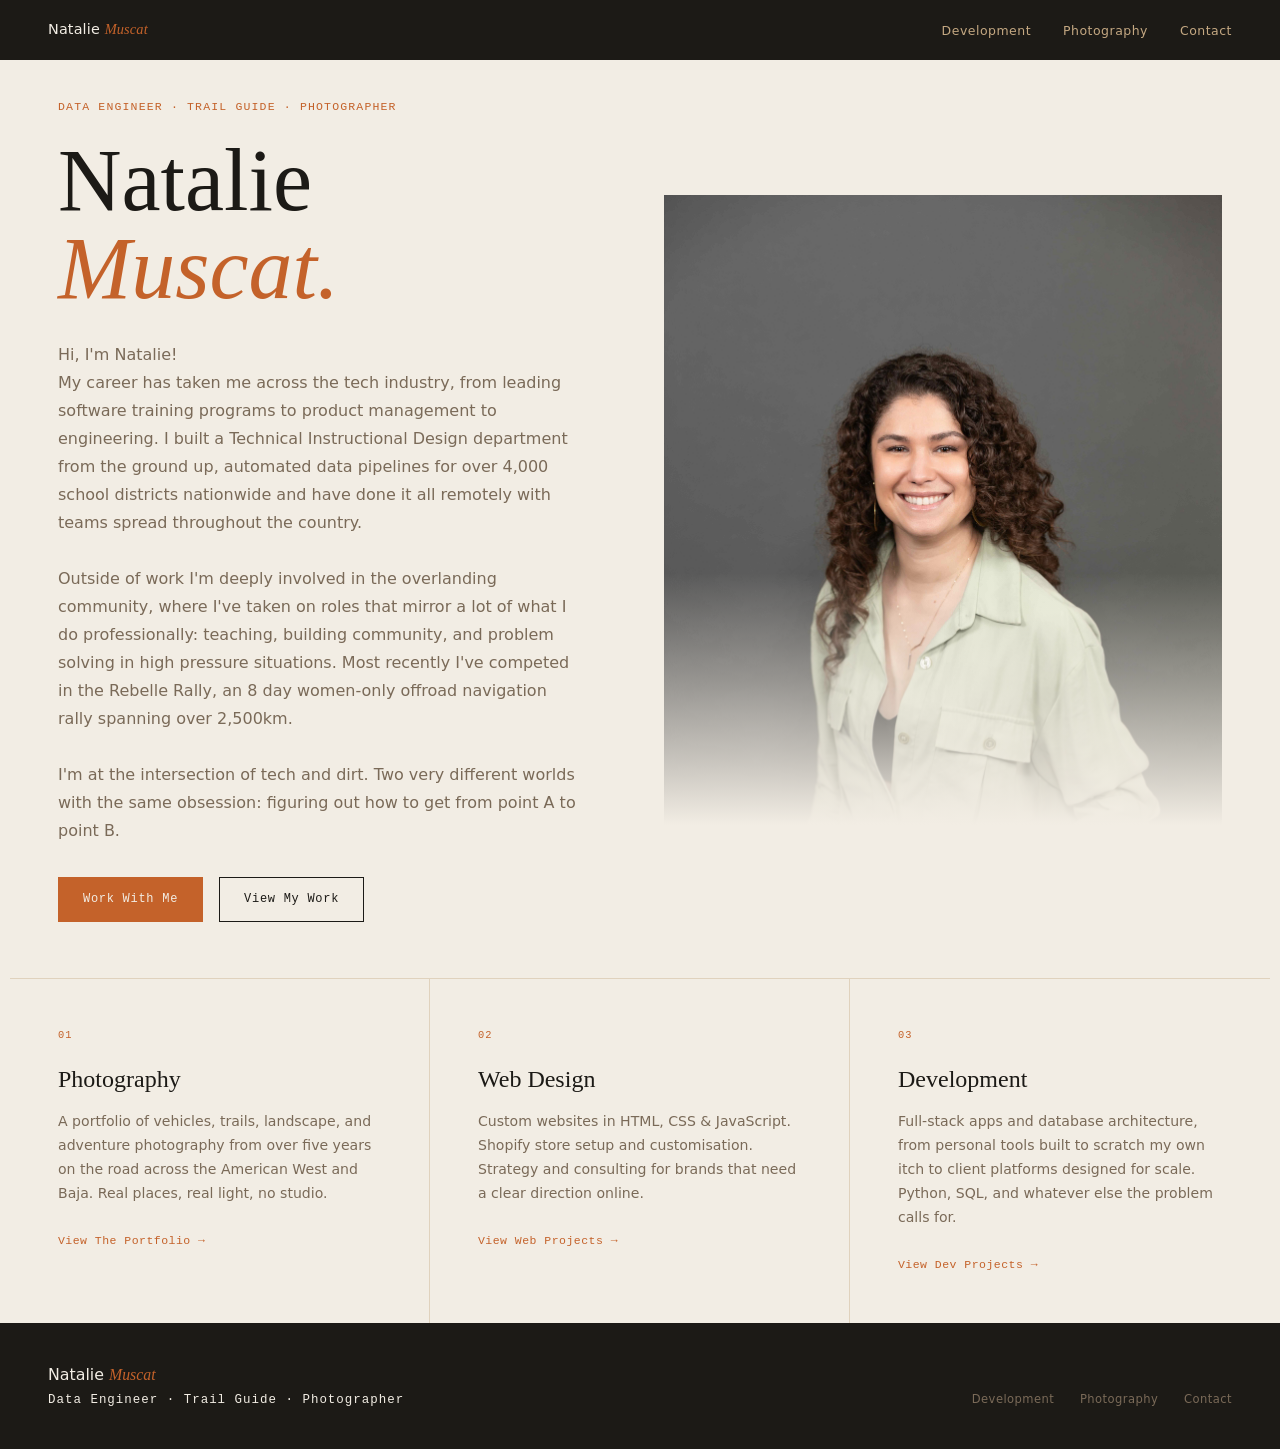
<file: index.html>
<!DOCTYPE html>
<html lang="en">
<head>
  <meta charset="UTF-8" />
  <meta name="viewport" content="width=device-width, initial-scale=1.0" />
  <title>Natalie Muscat</title>
  <meta name="description" content="Natalie Muscat — Data Engineer, adventure photographer, Trail Guide, and web designer based in the American West." />
  <link rel="stylesheet" href="css/style.css" />
</head>
<body>

  <!-- ================================================
       NAV
       ================================================ -->
  <nav class="site-nav" aria-label="Main navigation">
    <a class="nav-logo" href="index.html">Natalie <em>Muscat</em></a>
    <ul class="nav-links" role="list">
      <li><a href="development.html">Development</a></li>
      <li><a href="photography.html">Photography</a></li>
      <li><a href="contact.html">Contact</a></li>
    </ul>
    <button class="nav-burger" aria-label="Open menu" aria-expanded="false">
      <span></span><span></span><span></span>
    </button>
  </nav>

  <!-- ================================================
       HERO
       ================================================ -->
  <main>
    <section class="hero" aria-labelledby="hero-name">

      <div class="hero-text">
        <p class="hero-eyebrow mono reveal">Data Engineer · Trail Guide · Photographer</p>

        <h1 class="hero-name reveal reveal-delay-1" id="hero-name">
          Natalie<em>Muscat.</em>
        </h1>

        <!-- <p class="hero-bio reveal reveal-delay-2">
          From building software training departments to 
          automating data pipelines, my career has always
          evolved.<br><br>
          As has my personal life.
          I'm deeply involved in the overlanding community, 
          mapping trails, teaching offroad fundamentals, and 
          competing in or supporting navigation rallies. <br><br>
          Turns out problem solving looks the same whether 
          you're debugging a pipeline or navigating the desert 
          with a paper map and a compass.
        </p> -->

        <p class="hero-bio reveal reveal-delay-2">
          Hi, I'm Natalie!<br>
          My career has taken me across the tech industry, from
          leading software training programs to product management
          to engineering. I built a Technical Instructional Design
          department from the ground up, automated data pipelines
          for over 4,000 school districts nationwide and have done
          it all remotely with teams spread throughout the country.<br><br>

          Outside of work I'm deeply involved in the overlanding community,
          where I've taken on roles that mirror a lot of what I do
          professionally: teaching, building community, and problem solving
          in high pressure situations. Most recently I've competed in the
          Rebelle Rally, an 8 day women-only offroad navigation rally
          spanning over 2,500km.<br><br>

          I'm at the intersection of tech and dirt. Two very different
          worlds with the same obsession: figuring out how to get from
          point A to point B.
        </p>

        <div class="hero-ctas reveal reveal-delay-3">
          <a href="contact.html"      class="btn btn-primary">Work With Me</a>
          <a href="development.html" class="btn btn-ghost">View My Work</a>
        </div>
      </div>

      <div class="hero-photo" aria-hidden="true">
        <div class="hero-photo-overlay"></div>
        <img src="images/NatalieMuscat-Headshot.jpeg" alt="Natalie Muscat" class="hero-photo-img">
      </div>

    </section>

    <!-- ================================================
         THREE COLUMNS
         ================================================ -->
    <section class="columns" aria-label="What I do">

      <article class="col reveal">
        <span class="col-num mono">01</span>
        <h2 class="col-title">Photography</h2>
        <p class="col-desc">
          A portfolio of vehicles, trails, landscape, and adventure photography from over five
          years on the road across the American West and Baja. Real places,
          real light, no studio.
        </p>
        <a href="photography.html" class="col-link">View The Portfolio →</a>
      </article>

      <article class="col reveal reveal-delay-1">
        <span class="col-num mono">02</span>
        <h2 class="col-title">Web Design</h2>
        <p class="col-desc">
          Custom websites in HTML, CSS &amp; JavaScript. Shopify store setup
          and customisation. Strategy and consulting for brands that need a
          clear direction online.
        </p>
        <a href="development.html" class="col-link">View Web Projects →</a>
      </article>

      <article class="col reveal reveal-delay-2">
        <span class="col-num mono">03</span>
        <h2 class="col-title">Development</h2>
        <p class="col-desc">
          Full-stack apps and database architecture, from personal tools built
          to scratch my own itch to client platforms designed for scale.
          Python, SQL, and whatever else the problem calls for.
        </p>
        <a href="development.html" class="col-link">View Dev Projects →</a>
      </article>

    </section>
  </main>

  <!-- ================================================
       FOOTER
       ================================================ -->
  <footer class="site-footer">
    <div>
      <div class="footer-logo">Natalie <em>Muscat</em></div>
      <div class="footer-sub mono">Data Engineer · Trail Guide · Photographer</div>
    </div>
    <nav aria-label="Footer navigation">
      <ul class="footer-links" role="list">
        <li><a href="development.html">Development</a></li>
        <li><a href="photography.html">Photography</a></li>
        <li><a href="contact.html">Contact</a></li>
      </ul>
    </nav>
  </footer>

  <script src="js/main.js"></script>
</body>
</html>
</file>
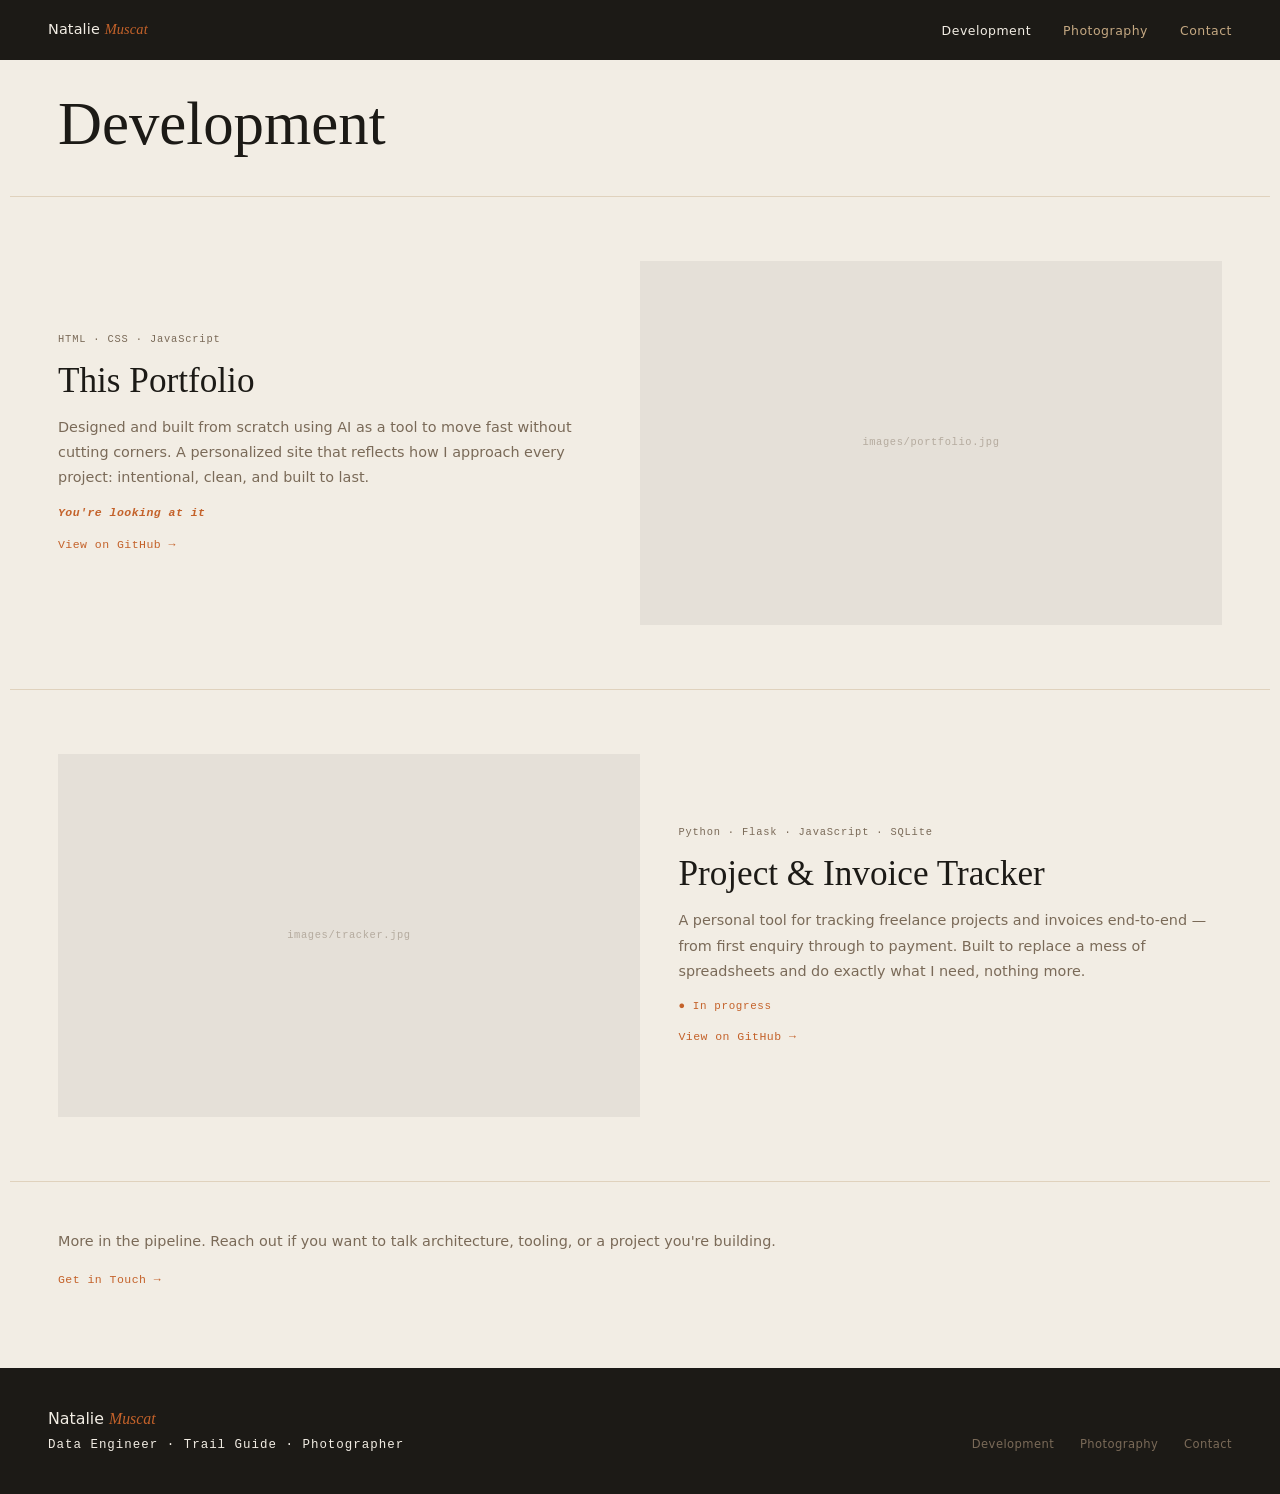
<file: development.html>
<!DOCTYPE html>
<html lang="en">
<head>
  <meta charset="UTF-8" />
  <meta name="viewport" content="width=device-width, initial-scale=1.0" />
  <title>Development — Natalie Muscat</title>
  <meta name="description" content="Development projects by Natalie Muscat — full-stack apps and database architecture." />
  <link rel="stylesheet" href="css/style.css" />
</head>
<body>

  <!-- ================================================
       NAV
       ================================================ -->
  <nav class="site-nav" aria-label="Main navigation">
    <a class="nav-logo" href="index.html">Natalie <em>Muscat</em></a>
    <ul class="nav-links" role="list">
      <li><a href="development.html" aria-current="page">Development</a></li>
      <li><a href="photography.html">Photography</a></li>
      <li><a href="contact.html">Contact</a></li>
    </ul>
    <button class="nav-burger" aria-label="Open menu" aria-expanded="false">
      <span></span><span></span><span></span>
    </button>
  </nav>

  <main>

    <!-- ================================================
         PAGE HEADER
         ================================================ -->
    <header class="page-header">
      <!-- <p class="page-header-eyebrow mono reveal">Apps · Data · Architecture</p> -->
      <h1 class="page-header-title reveal">Development</h1>
    </header>

    <!-- ================================================
         FEATURED PROJECTS
         ================================================

         HOW TO ADD / EDIT PROJECTS
         ───────────────────────────
         Each project is a <article class="wd-project"> block.
         Projects automatically alternate — info left/thumb right,
         then thumb left/info right — so just stack them in order.

         STATUS BADGE
         ─────────────
         Each project has an optional .dev-status badge. Update the
         text to reflect the current state, e.g.:
           "In progress"  "Early stages"  "Complete"  "Live"

         TO ADD A SCREENSHOT:
         1. Save your screenshot to images/ (e.g. images/tracker.jpg)
            Recommended: 1400px wide, 16:10 ratio, JPG
         2. Replace the <div class="wd-thumb-placeholder"> with:
            <img src="images/tracker.jpg" alt="Project tracker app" />

         TO ADD A GITHUB / LIVE LINK:
         Update href="#" on the .dev-project-link anchor.
         If a project has no public link yet, use the
         <span class="wd-project-link"> version (no href) as shown
         on the Pickleball project below.

         TO ADD A NEW PROJECT:
         Copy one full <article class="wd-project"> block and paste
         it below the last one. The alternating layout is automatic.
    -->
    <div>

      <!-- Project 1 — This portfolio -->
      <article class="wd-project reveal">
        <div class="wd-project-info">
          <span class="wd-project-tag mono">HTML · CSS · JavaScript</span>
          <h2 class="wd-project-title">This Portfolio</h2>
          <p class="wd-project-desc">
            Designed and built from scratch using AI as a tool to move fast
            without cutting corners. A personalized site that reflects how
            I approach every project: intentional, clean, and built to last.
          </p>
          <span class="wd-project-link"><b><i>You're looking at it</i></b></span>
          <a href="https://github.com/nmuscat/nataliemuscat-portfolio" class="wd-project-link" target="_blank" rel="noopener">
            View on GitHub →
          </a>
        </div>
        <div class="wd-project-thumb">
          <!--
            Replace this placeholder with a screenshot of this site:
            <img src="images/portfolio.jpg" alt="Natalie Muscat portfolio website" />
          -->
          <span class="wd-thumb-placeholder mono">images/portfolio.jpg</span>
        </div>
      </article>

      <!-- Project 1 — Invoice / Project Tracker -->
      <article class="wd-project reveal">
        <div class="wd-project-info">
          <span class="wd-project-tag mono">Python · Flask · JavaScript · SQLite</span>
          <h2 class="wd-project-title">Project &amp; Invoice Tracker</h2>
          <p class="wd-project-desc">
            A personal tool for tracking freelance projects and invoices
            end-to-end — from first enquiry through to payment. Built to
            replace a mess of spreadsheets and do exactly what I need,
            nothing more.
          </p>
          <span class="dev-status mono">● In progress</span>

          <!--
            GITHUB LINK
            ────────────
            Replace href="#" with your GitHub repo URL when it's ready.
            Example: href="https://github.com/yourusername/invoice-tracker"
          -->
          <a href="#" class="wd-project-link" target="_blank" rel="noopener">
            View on GitHub →
          </a>
        </div>
        <div class="wd-project-thumb">
          <!--
            Replace this placeholder with a screenshot of the app:
            <img src="images/tracker.jpg" alt="Project and invoice tracker" />
          -->
          <span class="wd-thumb-placeholder mono">images/tracker.jpg</span>
        </div>
      </article>

      <!-- Project 2 — Pickleball League DB Architecture -->
      <!-- <article class="wd-project reveal">
        <div class="wd-project-info">
          <span class="wd-project-tag mono">PostgreSQL · Database Architecture</span>
          <h2 class="wd-project-title">Pickleball League App</h2>
          <p class="wd-project-desc">
            Database architecture for a client's league management platform.
            Players, teams, scheduling, standings, and match results —
            designed for scale from the start.
          </p>
          <span class="dev-status mono">● Early stages</span>
        </div>
        <div class="wd-project-thumb">
          <!--
            Replace this placeholder with an ERD diagram or screenshot:
            <img src="images/pickleball-erd.jpg" alt="Pickleball league database schema" />
          -->
         <!-- <span class="wd-thumb-placeholder mono">images/pickleball-erd.jpg</span>
        </div>
      </article> -->

    </div>

    <!-- ================================================
         CLOSING LINE
         ================================================ -->
    <div class="wd-closing reveal">
      <p>More in the pipeline. Reach out if you want to talk architecture, tooling, or a project you're building.</p>
      <a href="contact.html" class="wd-closing-link">Get in Touch →</a>
    </div>

  </main>

  <!-- ================================================
       FOOTER
       ================================================ -->
  <footer class="site-footer">
    <div>
      <div class="footer-logo">Natalie <em>Muscat</em></div>
      <div class="footer-sub mono">Data Engineer · Trail Guide · Photographer</div>
    </div>
    <nav aria-label="Footer navigation">
      <ul class="footer-links" role="list">
        <li><a href="development.html">Development</a></li>
        <li><a href="photography.html">Photography</a></li>
        <li><a href="contact.html">Contact</a></li>
      </ul>
    </nav>
  </footer>

  <script src="js/main.js"></script>
</body>
</html>
</file>
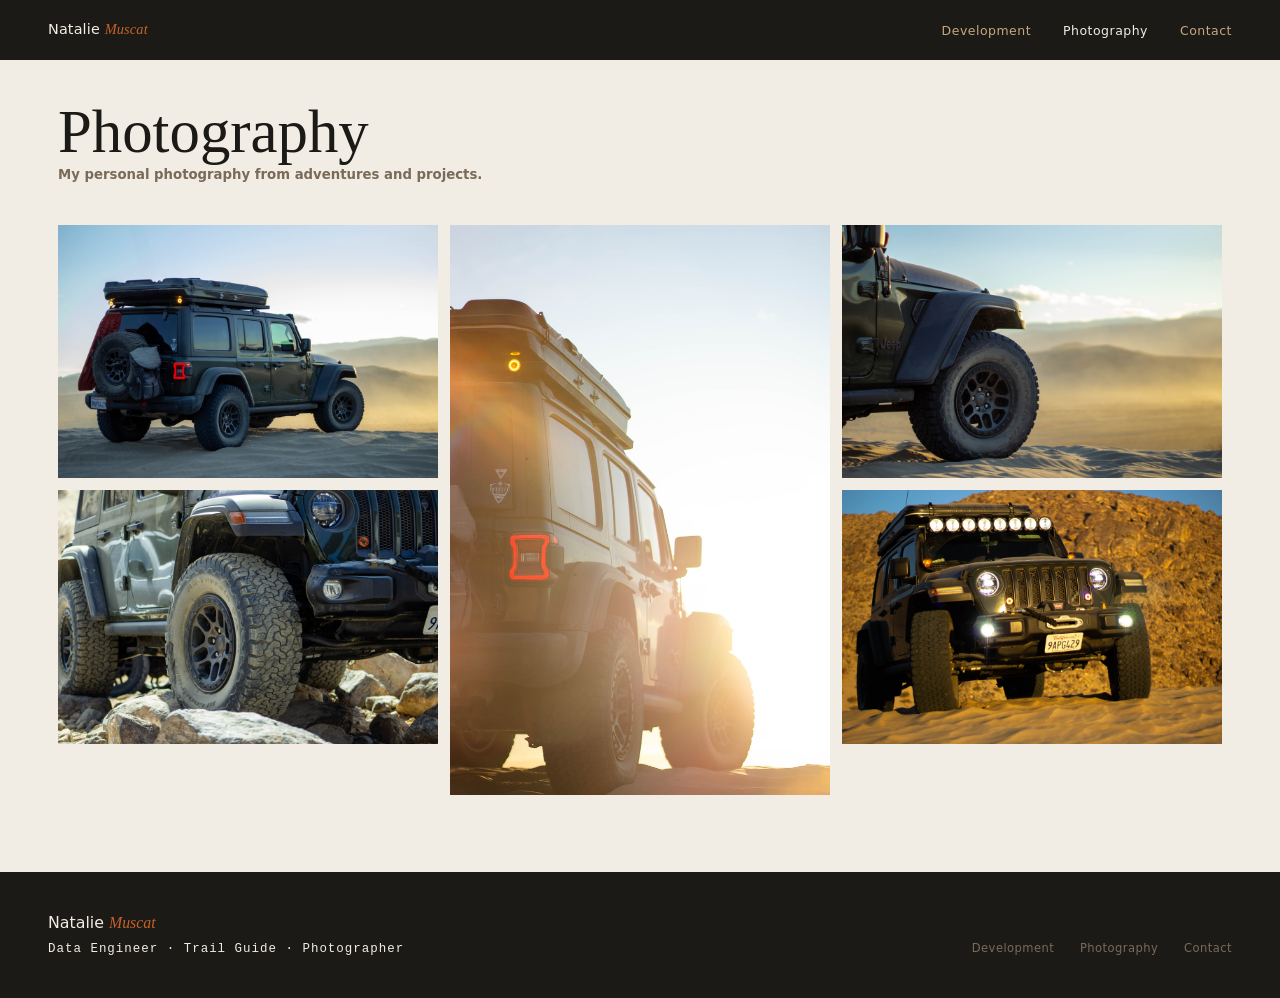
<file: photography.html>
<!DOCTYPE html>
<html lang="en">
<head>
  <meta charset="UTF-8" />
  <meta name="viewport" content="width=device-width, initial-scale=1.0" />
  <title>Photography — Natalie Muscat</title>
  <meta name="description" content="Adventure and landscape photography by Natalie Muscat — five years on the road across the American West and Baja." />
  <link rel="stylesheet" href="css/style.css" />
</head>
<body>

  <!-- ================================================
       NAV
       ================================================ -->
  <nav class="site-nav" aria-label="Main navigation">
    <a class="nav-logo" href="index.html">Natalie <em>Muscat</em></a>
    <ul class="nav-links" role="list">
      <li><a href="development.html">Development</a></li>
      <li><a href="photography.html" aria-current="page">Photography</a></li>
      <li><a href="contact.html">Contact</a></li>
    </ul>
    <button class="nav-burger" aria-label="Open menu" aria-expanded="false">
      <span></span><span></span><span></span>
    </button>
  </nav>

  <!-- ================================================
       PAGE HEADER
       ================================================ -->
  <main>
    <header class="page-header">
      <p class="page-header-eyebrow mono reveal"></p>
      <h1 class="page-header-title reveal">Photography</h1>
      <h5>My personal photography from adventures and projects.</h5>
    </header>

    <!-- ================================================
         MASONRY GRID
         ================================================

         HOW TO ADD YOUR PHOTOS
         ──────────────────────
         Each photo is a <div class="masonry-item"> containing an <img>.
         The masonry layout handles all sizing automatically — just drop
         in images at their natural aspect ratios.

         1. Save your photos into the images/ folder
         2. For each photo, replace a placeholder block like this:

            BEFORE (placeholder):
            <div class="masonry-item">
              <div class="masonry-placeholder" style="height:260px;">
                <span>your-photo.jpg</span>
              </div>
            </div>

            AFTER (real photo):
            <div class="masonry-item">
              <img src="images/your-photo.jpg" alt="Brief description of the shot" />
            </div>

         3. Add or remove <div class="masonry-item"> blocks to match
            however many photos you have. Order them however you like —
            the browser handles column placement automatically.

         TIP: For best results, export photos at 1200px wide, saved as
         high-quality JPG. WebP also works and loads faster.
    -->
    <section class="masonry" aria-label="Photo gallery">

      <div class="masonry-item reveal">
        <div class="masonry-placeholder" style="height:100%;">
          <img src="images/Full_Jeep-Rear.jpeg" alt="Image of a Jeep Wrangler from behind on a sandy overlook"></div>
      </div>

      <div class="masonry-item reveal reveal-delay-1">
        <div class="masonry-placeholder" style="height:100%;">
          <img src="images/BFG_Tire_Focus-Rocks.jpeg" alt="Image of a Jeep Wrangler BFG Tire as the main focus"></div>
      </div>

      <!-- <div class="masonry-item reveal reveal-delay-2">
        <div class="masonry-placeholder" style="height:280px;"><span>your-photo.jpg</span></div>
      </div> -->

      <div class="masonry-item reveal">
        <div class="masonry-placeholder" style="height:100%;">
          <img src="images/Side_Profile_Jeep-Sunset.jpeg" alt="Image of a Jeep Wrangler from the passenger side at sunset"></div>
      </div>

      <!-- <div class="masonry-item reveal reveal-delay-1">
        <div class="masonry-placeholder" style="height:200px;"><span>your-photo.jpg</span></div>
      </div>

      <div class="masonry-item reveal reveal-delay-2">
        <div class="masonry-placeholder" style="height:180px;"><span>your-photo.jpg</span></div>
      </div>

      <div class="masonry-item reveal">
        <div class="masonry-placeholder" style="height:260px;"><span>your-photo.jpg</span></div>
      </div> -->

      <div class="masonry-item reveal reveal-delay-1">
        <div class="masonry-placeholder" style="height:100%;">
          <img src="images/BFG_Tire_Focus-View.jpeg" alt="Image of a Jeep Wrangler BFG Tire with a view behind it"></div>
      </div>

      <div class="masonry-item reveal reveal-delay-2">
        <div class="masonry-placeholder" style="height:100%">
          <img src="images/Full_Jeep-Front.jpeg" alt="Image of a Jeep Wrangler from the front"></div>
      </div>

      <!-- <div class="masonry-item reveal">
        <div class="masonry-placeholder" style="height:200px;"><span>your-photo.jpg</span></div>
      </div>

      <div class="masonry-item reveal reveal-delay-1">
        <div class="masonry-placeholder" style="height:360px;"><span>your-photo.jpg</span></div>
      </div>

      <div class="masonry-item reveal reveal-delay-2">
        <div class="masonry-placeholder" style="height:220px;"><span>your-photo.jpg</span></div>
      </div> -->

    </section>
  </main>

  <!-- ================================================
       FOOTER
       ================================================ -->
  <footer class="site-footer">
    <div>
      <div class="footer-logo">Natalie <em>Muscat</em></div>
      <div class="footer-sub mono">Data Engineer · Trail Guide · Photographer</div>
    </div>
    <nav aria-label="Footer navigation">
      <ul class="footer-links" role="list">
        <li><a href="development.html">Development</a></li>
        <li><a href="photography.html">Photography</a></li>
        <li><a href="contact.html">Contact</a></li>
      </ul>
    </nav>
  </footer>

  <script src="js/main.js"></script>
</body>
</html>
</file>
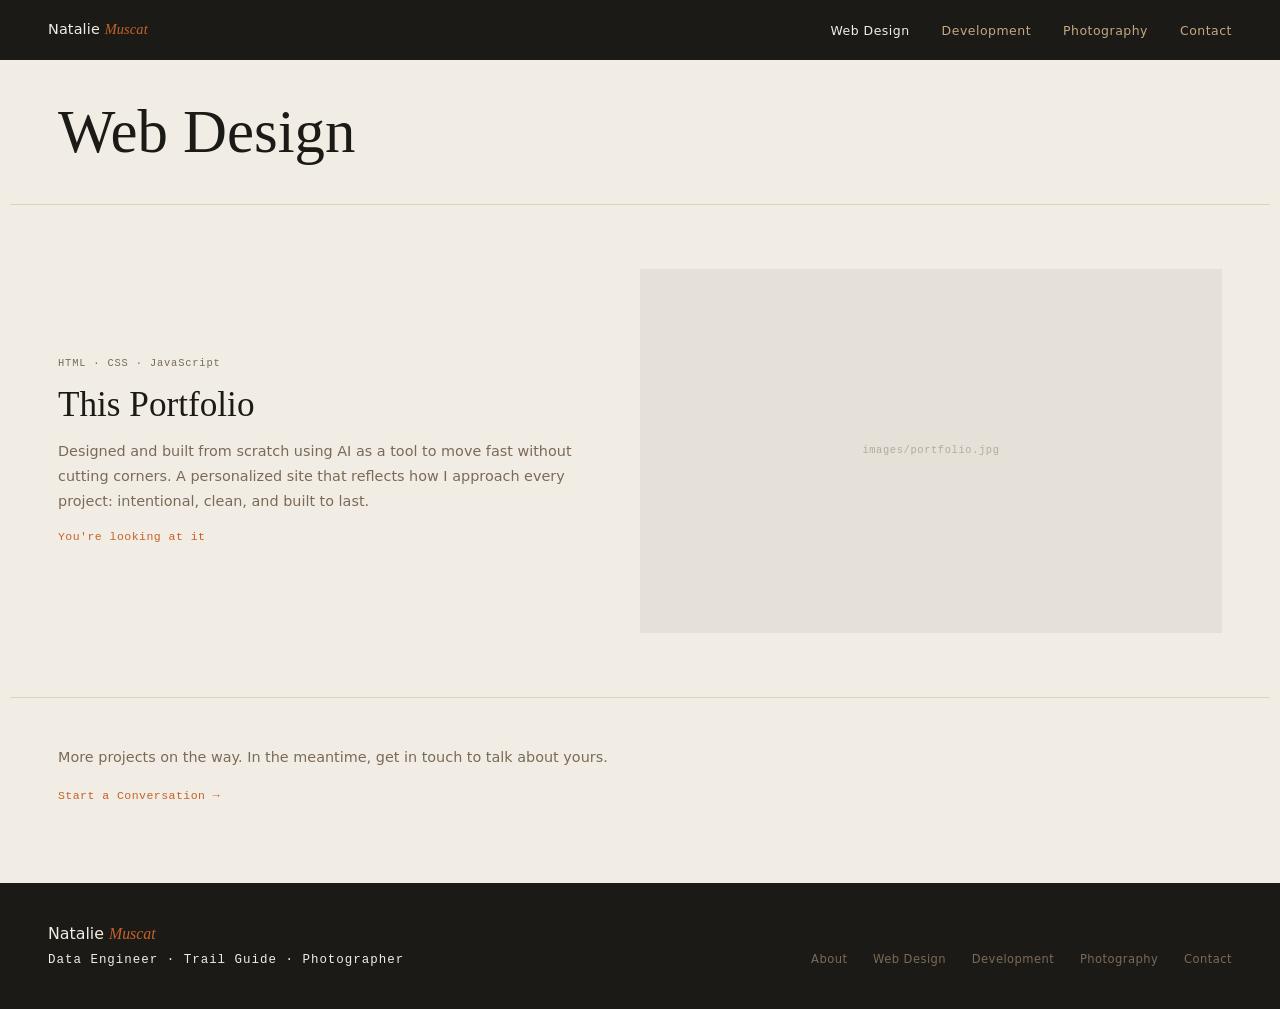
<file: web-design.html>
<!DOCTYPE html>
<html lang="en">
<head>
  <meta charset="UTF-8" />
  <meta name="viewport" content="width=device-width, initial-scale=1.0" />
  <title>Web Design — Natalie Muscat</title>
  <meta name="description" content="Web design portfolio — Natalie Muscat. Custom HTML/CSS/JS sites and Shopify store setup." />
  <link rel="stylesheet" href="css/style.css" />
</head>
<body>

  <!-- ================================================
       NAV
       ================================================ -->
  <nav class="site-nav" aria-label="Main navigation">
    <a class="nav-logo" href="index.html">Natalie <em>Muscat</em></a>
    <ul class="nav-links" role="list">
      <!-- <li><a href="about.html">About</a></li> -->
      <li><a href="web-design.html" aria-current="page">Web Design</a></li>
      <li><a href="development.html">Development</a></li>
      <li><a href="photography.html">Photography</a></li>
      <li><a href="contact.html">Contact</a></li>
    </ul>
    <button class="nav-burger" aria-label="Open menu" aria-expanded="false">
      <span></span><span></span><span></span>
    </button>
  </nav>

  <main>

    <!-- ================================================
         PAGE HEADER
         ================================================ -->
    <header class="page-header">
      <p class="page-header-eyebrow mono reveal"></p>
      <h1 class="page-header-title reveal">Web Design</h1>
    </header>

    <!-- ================================================
         FEATURED PROJECTS
         ================================================

         HOW TO ADD / EDIT PROJECTS
         ───────────────────────────
         Each project is a <div class="wd-project"> block.
         Projects automatically alternate — screenshot right,
         then screenshot left — so just stack them in order.

         TO ADD A SCREENSHOT:
         1. Save your screenshot to images/ (e.g. images/offroad-connections.jpg)
            Recommended: 1400px wide, 16:10 ratio, JPG
         2. Replace the <div class="wd-thumb-placeholder"> with:
            <img src="images/offroad-connections.jpg" alt="Offroad Connections website" />

         TO ADD A NEW PROJECT:
         Copy one full .wd-project block and paste it below the last one.
         Update the tag, title, description, and link href.

         TO LINK TO A LIVE SITE:
         Update href="#" on the .wd-project-link anchor to the real URL.
    -->
    <div>

      <!-- Project 1 — This portfolio -->
      <article class="wd-project reveal">
        <div class="wd-project-info">
          <span class="wd-project-tag mono">HTML · CSS · JavaScript</span>
          <h2 class="wd-project-title">This Portfolio</h2>
          <p class="wd-project-desc">
            Designed and built from scratch using AI as a tool to move fast
            without cutting corners. A personalized site that reflects how
            I approach every project: intentional, clean, and built to last.
          </p>
          <span class="wd-project-link">You're looking at it</span>
        </div>
        <div class="wd-project-thumb">
          <!--
            Replace this placeholder with a screenshot of this site:
            <img src="images/portfolio.jpg" alt="Natalie Muscat portfolio website" />
          -->
          <span class="wd-thumb-placeholder mono">images/portfolio.jpg</span>
        </div>
      </article>

      <!-- Project 2 — Offroad Connections -->
      <!-- <article class="wd-project reveal">
        <div class="wd-project-info">
          <span class="wd-project-tag mono">Shopify · Store Setup &amp; Customisation</span>
          <h2 class="wd-project-title">Offroad Connections</h2>
          <p class="wd-project-desc">
            A Shopify store built for the offroad community. Theme selection,
            full customisation, and launch-ready setup for a brand entering
            e-commerce for the first time.
          </p>
          <a href="#" class="wd-project-link" target="_blank" rel="noopener">
            Visit Site →
          </a>
        </div>
        <div class="wd-project-thumb">
          <!--
            Replace this placeholder with your screenshot:
            <img src="images/offroad-connections.jpg" alt="Offroad Connections Shopify store" />
          
          <span class="wd-thumb-placeholder mono">images/offroad-connections.jpg</span>
        </div>
      </article> -->

    </div>

    <!-- ================================================
         CLOSING LINE
         ================================================ -->
    <div class="wd-closing reveal">
      <p>More projects on the way. In the meantime, get in touch to talk about yours.</p>
      <a href="contact.html" class="wd-closing-link">Start a Conversation →</a>
    </div>

  </main>

  <!-- ================================================
       FOOTER
       ================================================ -->
  <footer class="site-footer">
    <div>
      <div class="footer-logo">Natalie <em>Muscat</em></div>
      <div class="footer-sub mono">Data Engineer · Trail Guide · Photographer</div>
    </div>
    <nav aria-label="Footer navigation">
      <ul class="footer-links" role="list">
        <li><a href="about.html">About</a></li>
        <li><a href="web-design.html">Web Design</a></li>
        <li><a href="development.html">Development</a></li>
        <li><a href="photography.html">Photography</a></li>
        <li><a href="contact.html">Contact</a></li>
      </ul>
    </nav>
  </footer>

  <script src="js/main.js"></script>
</body>
</html>
</file>
<file: css/style.css>
/* ============================================================
   NATALIE MUSCAT — style.css
   ============================================================
   Fonts loaded via Google Fonts (add to <head> if not present):
   Playfair Display — headings / display
   DM Sans         — body
   DM Mono         — labels / metadata

   <link rel="preconnect" href="https://fonts.googleapis.com">
   <link rel="preconnect" href="https://fonts.gstatic.com" crossorigin>
   <link href="https://fonts.googleapis.com/css2?family=DM+Mono:ital,wght@0,300;0,400;0,500;1,300;1,400;1,500&family=DM+Sans:ital,opsz,wght@0,9..40,300;0,9..40,400;0,9..40,500;1,9..40,300;1,9..40,400;1,9..40,500&family=Playfair+Display:ital,wght@0,400;0,500;1,400;1,500&display=swap" rel="stylesheet">
   ============================================================ */


/* ── TOKENS ─────────────────────────────────────────────── */

:root {
  --dark:    #1C1A16;
  --cream:   #F2EDE4;
  --ember:   #C4622A;
  --sand:    #C4A882;
  --stone:   #7A6A58;

  --font-display: 'Playfair Display', Georgia, serif;
  --font-body:    'DM Sans', system-ui, sans-serif;
  --font-mono:    'DM Mono', 'Courier New', monospace;

  --max-w: 1260px;
  --gutter: clamp(1.25rem, 5vw, 3rem);
}


/* ── RESET ───────────────────────────────────────────────── */

*, *::before, *::after { box-sizing: border-box; margin: 0; padding: 0; }

html {
  scroll-behavior: smooth;
}

html, body {
  min-height: 100%;
}

body {
  font-family: var(--font-body);
  background: var(--cream);
  color: var(--stone);
  line-height: 1.6;
  -webkit-font-smoothing: antialiased;
  display: flex;
  flex-direction: column;
  min-height: 100vh;
}

/*
  Pushes the footer to the bottom of the viewport on short pages.
  main grows to fill any leftover space; the footer (and nav,
  since it's a sibling at the top) stay fixed in size.
*/
main {
  flex: 1 0 auto;
}

img { display: block; max-width: 100%; height: auto; }

a { color: inherit; }

.mono { font-family: var(--font-mono); }


/* ── NAV ─────────────────────────────────────────────────── */

.site-nav {
  position: sticky;
  top: 0;
  z-index: 100;
  display: flex;
  align-items: center;
  justify-content: space-between;
  gap: 2rem;
  padding: 0 var(--gutter);
  height: 60px;
  background: var(--dark);
}

.nav-logo {
  font-family: var(--font-body);
  font-size: 0.9rem;
  font-weight: 400;
  color: var(--cream);
  text-decoration: none;
  white-space: nowrap;
  letter-spacing: 0.01em;
}

.nav-logo em {
  font-family: var(--font-display);
  font-style: italic;
  color: var(--ember);
}

.nav-links {
  display: flex;
  gap: clamp(1rem, 3vw, 2rem);
  list-style: none;
  align-items: center;
}

.nav-links a {
  font-size: 0.78rem;
  color: var(--sand);
  text-decoration: none;
  letter-spacing: 0.04em;
  transition: color 0.2s;
}

.nav-links a:hover,
.nav-links a[aria-current="page"] {
  color: var(--cream);
}

/* Burger — hidden on desktop */
.nav-burger {
  display: none;
  flex-direction: column;
  gap: 5px;
  background: none;
  border: none;
  cursor: pointer;
  padding: 4px;
}

.nav-burger span {
  display: block;
  width: 22px;
  height: 1.5px;
  background: var(--cream);
  transition: transform 0.25s, opacity 0.25s;
}

/* Open state */
.nav-burger[aria-expanded="true"] span:nth-child(1) { transform: translateY(6.5px) rotate(45deg); }
.nav-burger[aria-expanded="true"] span:nth-child(2) { opacity: 0; }
.nav-burger[aria-expanded="true"] span:nth-child(3) { transform: translateY(-6.5px) rotate(-45deg); }

/* Mobile drawer */
@media (max-width: 680px) {
  .nav-burger { display: flex; }

  .nav-links {
    display: none;
    position: absolute;
    top: 60px;
    left: 0;
    right: 0;
    flex-direction: column;
    align-items: flex-start;
    gap: 0;
    background: var(--dark);
    padding: 0.5rem 0 1rem;
    z-index: 99;
  }

  .nav-links.is-open { display: flex; }

  .nav-links li { width: 100%; }

  .nav-links a {
    display: block;
    padding: 0.65rem var(--gutter);
    font-size: 0.85rem;
  }
}


/* ── REVEAL ANIMATIONS ───────────────────────────────────── */

.reveal {
  opacity: 0;
  transform: translateY(18px);
  transition: opacity 0.55s ease, transform 0.55s ease;
}

.reveal.is-visible { opacity: 1; transform: none; }

.reveal-delay-1 { transition-delay: 0.1s; }
.reveal-delay-2 { transition-delay: 0.2s; }
.reveal-delay-3 { transition-delay: 0.3s; }


/* ── PAGE HEADER (shared across inner pages) ─────────────── */

.page-header {
  padding: clamp(1.5rem, 3vw, 2rem) var(--gutter) clamp(1.5rem, 4vw, 2.5rem);
  max-width: var(--max-w);
  margin: 0 auto;
}

.page-header-eyebrow {
  font-size: 0.68rem;
  letter-spacing: 0.1em;
  color: var(--stone);
  text-transform: uppercase;
  margin-bottom: 0.5rem;
}

.page-header-title {
  font-family: var(--font-display);
  font-size: clamp(2.4rem, 6vw, 3.8rem);
  font-weight: 400;
  color: var(--dark);
  line-height: 1.05;
}


/* ── HERO ────────────────────────────────────────────────── */

.hero {
  display: grid;
  grid-template-columns: 1fr 1fr;
  min-height: auto;
  max-width: var(--max-w);
  margin: 0 auto;
  padding: clamp(1.5rem, 3vw, 2.5rem) var(--gutter) clamp(2.5rem, 5vw, 3.5rem);
  gap: var(--gutter);
  align-items: center;
}

.hero-text { max-width: 520px; }

.hero-eyebrow {
  font-size: 0.72rem;
  letter-spacing: 0.1em;
  color: var(--ember);
  text-transform: uppercase;
  margin-bottom: 1.25rem;
}

.hero-name {
  font-family: var(--font-display);
  font-size: clamp(3rem, 7vw, 5.5rem);
  font-weight: 400;
  color: var(--dark);
  line-height: 1;
  margin-bottom: 1.75rem;
}

.hero-name em {
  display: block;
  font-style: italic;
  color: var(--ember);
}

.hero-bio {
  font-size: clamp(0.9rem, 1.5vw, 1rem);
  color: var(--stone);
  line-height: 1.75;
  margin-bottom: 2rem;
}

.hero-bio strong { color: var(--dark); font-weight: 500; }

.hero-ctas { display: flex; gap: 1rem; flex-wrap: wrap; }

.btn {
  display: inline-block;
  font-family: var(--font-mono);
  font-size: 0.75rem;
  letter-spacing: 0.06em;
  padding: 0.75rem 1.5rem;
  text-decoration: none;
  transition: background 0.2s, color 0.2s, border-color 0.2s;
}

.btn-primary {
  background: var(--ember);
  color: var(--cream);
  border: 1px solid var(--ember);
}

.btn-primary:hover {
  background: #a8501f;
  border-color: #a8501f;
}

.btn-ghost {
  background: transparent;
  color: var(--dark);
  border: 1px solid var(--dark);
}

.btn-ghost:hover {
  background: var(--dark);
  color: var(--cream);
}

/* Hero photo */
.hero-photo {
  position: relative;
  height: clamp(420px, 70vh, 680px);
}

.hero-photo-img {
  width: 100%;
  height: 100%;
  object-fit: cover;
  object-position: center top;
}

.hero-photo-overlay {
  position: absolute;
  inset: 0;
  background: linear-gradient(to bottom, transparent 60%, var(--cream) 100%);
  z-index: 1;
  pointer-events: none;
}

@media (max-width: 768px) {
  .hero {
    grid-template-columns: 1fr;
    min-height: auto;
    padding-top: 2.5rem;
  }

  .hero-photo { order: -1; height: 55vw; min-height: 260px; }
}


/* ── THREE COLUMNS (homepage) ────────────────────────────── */

.columns {
  display: grid;
  grid-template-columns: repeat(3, 1fr);
  gap: 0;
  max-width: var(--max-w);
  margin: 0 auto;
  border-top: 1px solid color-mix(in srgb, var(--sand) 40%, transparent);
}

.col {
  padding: clamp(2rem, 4vw, 3rem) var(--gutter);
  border-right: 1px solid color-mix(in srgb, var(--sand) 40%, transparent);
}

.col:last-child { border-right: none; }

.col-num {
  font-size: 0.65rem;
  letter-spacing: 0.1em;
  color: var(--ember);
  display: block;
  margin-bottom: 1rem;
}

.col-title {
  font-family: var(--font-display);
  font-size: 1.5rem;
  font-weight: 400;
  color: var(--dark);
  margin-bottom: 0.75rem;
}

.col-desc {
  font-size: 0.88rem;
  color: var(--stone);
  line-height: 1.7;
  margin-bottom: 1.25rem;
}

.col-link {
  font-family: var(--font-mono);
  font-size: 0.72rem;
  color: var(--ember);
  text-decoration: none;
  letter-spacing: 0.04em;
}

.col-link:hover { text-decoration: underline; }

@media (max-width: 680px) {
  .columns { grid-template-columns: 1fr; }
  .col { border-right: none; border-top: 1px solid color-mix(in srgb, var(--sand) 40%, transparent); }
  .col:first-child { border-top: 1px solid color-mix(in srgb, var(--sand) 40%, transparent); }
}


/* ── PHOTOGRAPHY — MASONRY ───────────────────────────────── */

.masonry {
  columns: 3;
  column-gap: 12px;
  padding: 0 var(--gutter) clamp(3rem, 6vw, 5rem);
  max-width: var(--max-w);
  margin: 0 auto;
}

.masonry-item {
  break-inside: avoid;
  margin-bottom: 12px;
}

.masonry-item img {
  width: 100%;
  height: auto;
  display: block;
}

.masonry-placeholder {
  background: color-mix(in srgb, var(--dark) 6%, transparent);
  display: flex;
  flex-direction: column;
  align-items: center;
  justify-content: center;
  gap: 0.4rem;
  font-size: 0.65rem;
  color: color-mix(in srgb, var(--stone) 50%, transparent);
  letter-spacing: 0.06em;
  min-height: 160px;
}

.masonry-placeholder img {
  width: 100%;
  height: 100%;
  object-fit: cover;
}

@media (max-width: 680px) {
  .masonry { columns: 2; }
}

@media (max-width: 400px) {
  .masonry { columns: 1; }
}


/* ── WEB DESIGN & DEVELOPMENT — PROJECTS ────────────────── */

.wd-project {
  display: grid;
  grid-template-columns: 1fr 1fr;
  gap: 0;
  max-width: var(--max-w);
  margin: 0 auto;
  padding: clamp(2.5rem, 5vw, 4rem) var(--gutter);
  border-top: 1px solid color-mix(in srgb, var(--sand) 40%, transparent);
  align-items: center;
}

/* Alternate: odd projects — info left, thumb right (default) */
/* Even projects — thumb left, info right */
.wd-project:nth-child(even) .wd-project-info { order: 2; padding-left: clamp(1.5rem, 3vw, 3rem); padding-right: 0; }
.wd-project:nth-child(even) .wd-project-thumb { order: 1; }

.wd-project-info {
  padding-right: clamp(1.5rem, 3vw, 3rem);
  display: flex;
  flex-direction: column;
  gap: 0.85rem;
}

.wd-project-tag {
  font-size: 0.65rem;
  letter-spacing: 0.08em;
  color: var(--stone);
}

.wd-project-title {
  font-family: var(--font-display);
  font-size: clamp(1.6rem, 3vw, 2.2rem);
  font-weight: 400;
  color: var(--dark);
  line-height: 1.15;
}

.wd-project-desc {
  font-size: 0.9rem;
  color: var(--stone);
  line-height: 1.75;
}

.wd-project-link {
  font-family: var(--font-mono);
  font-size: 0.72rem;
  color: var(--ember);
  text-decoration: none;
  letter-spacing: 0.04em;
  align-self: flex-start;
}

a.wd-project-link:hover { text-decoration: underline; }

.wd-project-thumb {
  aspect-ratio: 16 / 10;
  background: color-mix(in srgb, var(--dark) 6%, transparent);
  display: flex;
  align-items: center;
  justify-content: center;
  overflow: hidden;
}

.wd-project-thumb img {
  width: 100%;
  height: 100%;
  object-fit: cover;
}

.wd-thumb-placeholder {
  font-size: 0.65rem;
  color: color-mix(in srgb, var(--stone) 45%, transparent);
  letter-spacing: 0.06em;
}

/* Development — status badge */
.dev-status {
  font-size: 0.68rem;
  letter-spacing: 0.06em;
  color: var(--ember);
  align-self: flex-start;
}

/* Closing line */
.wd-closing {
  max-width: var(--max-w);
  margin: 0 auto;
  padding: clamp(2rem, 4vw, 3rem) var(--gutter) clamp(3rem, 6vw, 5rem);
  border-top: 1px solid color-mix(in srgb, var(--sand) 40%, transparent);
}

.wd-closing p {
  font-size: 0.9rem;
  color: var(--stone);
  margin-bottom: 0.75rem;
}

.wd-closing-link {
  font-family: var(--font-mono);
  font-size: 0.72rem;
  color: var(--ember);
  text-decoration: none;
  letter-spacing: 0.04em;
}

.wd-closing-link:hover { text-decoration: underline; }

@media (max-width: 680px) {
  .wd-project {
    grid-template-columns: 1fr;
    gap: 1.5rem;
  }

  .wd-project:nth-child(even) .wd-project-info { order: 2; padding-left: 0; }
  .wd-project:nth-child(even) .wd-project-thumb { order: 1; }

  .wd-project-info { padding-right: 0; }

  .wd-project-thumb { aspect-ratio: 16 / 9; }
}


/* ── ABOUT — BIO ─────────────────────────────────────────── */

/* ── CONTACT PAGE — BIO + CREDENTIALS SPLIT ──────────────── */

.ct-top-split {
  display: grid;
  grid-template-columns: 1fr 1fr;
  gap: 0;
  max-width: var(--max-w);
  margin: 0 auto;
  padding: 0 var(--gutter) clamp(2rem, 4vw, 3rem);
}

.ct-bio {
  padding-right: clamp(1.5rem, 3vw, 3rem);
  border-right: 1px solid color-mix(in srgb, var(--sand) 40%, transparent);
  display: flex;
  flex-direction: column;
  gap: 1.25rem;
}

.ct-bio-text {
  font-size: clamp(0.9rem, 1.5vw, 1rem);
  color: var(--stone);
  line-height: 1.8;
}

.ct-bio-links {
  display: flex;
  gap: 1.25rem;
  flex-wrap: wrap;
}

.ct-bio-link {
  font-family: var(--font-mono);
  font-size: 0.87rem;
  color: var(--ember);
  text-decoration: none;
  letter-spacing: 0.04em;
  border-bottom: 1px solid color-mix(in srgb, var(--ember) 35%, transparent);
  padding-bottom: 2px;
  transition: border-color 0.2s;
  cursor: pointer;
  background: none;
  border-top: none;
  border-left: none;
  border-right: none;
}

.ct-bio-link:hover {
  border-bottom-color: var(--ember);
}

/* Credentials */
.ct-creds { padding-left: clamp(1.5rem, 3vw, 3rem); }

.ct-cred-item {
  display: flex;
  gap: 1rem;
  align-items: flex-start;
  margin-bottom: 1.25rem;
}

.ct-cred-num {
  font-size: 0.65rem;
  color: var(--ember);
  letter-spacing: 0.08em;
  min-width: 22px;
  padding-top: 2px;
}

.ct-cred-text {
  font-size: 0.88rem;
  color: var(--stone);
  line-height: 1.55;
}

.ct-cred-text strong { color: var(--dark); font-weight: 500; }

@media (max-width: 680px) {
  .ct-top-split { grid-template-columns: 1fr; gap: 2.5rem; }
  .ct-bio { padding-right: 0; border-right: none; }
  .ct-creds {
    padding-left: 0;
    padding-top: 2rem;
    border-top: 1px solid color-mix(in srgb, var(--sand) 40%, transparent);
  }
}


/* ── CONTACT PAGE — FORM + PHOTO SPLIT ───────────────────── */

.ct-mid-split {
  display: grid;
  grid-template-columns: 7fr 3fr;
  gap: clamp(2rem, 4vw, 3rem);
  max-width: var(--max-w);
  margin: 0 auto;
  padding: clamp(2rem, 4vw, 3rem) var(--gutter);
  border-top: 1px solid color-mix(in srgb, var(--sand) 40%, transparent);
  align-items: start;
}

.ct-photo-img {
  width: 100%;
  aspect-ratio: 3 / 4;
  object-fit: cover;
  object-position: top center;
  border-radius: 4px;
}

@media (max-width: 680px) {
  .ct-mid-split { grid-template-columns: 1fr; }
  .ct-photo-img { max-width: 280px; order: -1; }
}


/* ── CONTACT PAGE — EVENTS (FULL WIDTH) ──────────────────── */

.or-events {
  max-width: var(--max-w);
  margin: 0 auto;
  padding: clamp(2rem, 4vw, 3rem) var(--gutter) clamp(3rem, 6vw, 5rem);
  border-top: 1px solid color-mix(in srgb, var(--sand) 40%, transparent);
}

.or-section-label {
  font-size: 0.65rem;
  letter-spacing: 0.1em;
  color: var(--stone);
  text-transform: uppercase;
  margin-bottom: 1.25rem;
  display: block;
}

.or-events-header {
  display: flex;
  align-items: center;
  justify-content: space-between;
  margin-bottom: 1.5rem;
  flex-wrap: wrap;
  gap: 0.5rem;
}

.or-events-contact {
  font-family: var(--font-mono);
  font-size: 0.7rem;
  color: var(--ember);
  text-decoration: none;
  letter-spacing: 0.04em;
}

.or-events-contact:hover { text-decoration: underline; }

.or-events-sublabel {
  font-size: 0.62rem;
  letter-spacing: 0.1em;
  color: var(--stone);
  text-transform: uppercase;
  margin: 1.5rem 0 0.75rem;
  opacity: 0.6;
}

.or-event-item {
  display: flex;
  gap: 1.5rem;
  align-items: flex-start;
  padding: 1rem 0;
  border-bottom: 1px solid color-mix(in srgb, var(--sand) 25%, transparent);
  transition: opacity 0.2s;
}

.or-event-item.past { opacity: 0.4; }

.or-event-date {
  min-width: 42px;
  text-align: center;
  flex-shrink: 0;
}

.or-event-month {
  display: block;
  font-size: 0.65rem;
  letter-spacing: 0.1em;
  color: var(--stone);
  text-transform: uppercase;
}

.or-event-day {
  font-family: var(--font-display);
  font-size: 0.9rem;
  color: var(--dark);
  line-height: 1;
}

.or-event-info {
  display: flex;
  flex-direction: column;
  gap: 3px;
  padding-top: 2px;
}

.or-event-name {
  font-size: 0.95rem;
  color: var(--dark);
  font-weight: 500;
}

.or-event-loc {
  font-size: 0.65rem;
  color: var(--stone);
  letter-spacing: 0.06em;
}

.or-event-desc {
  font-size: 0.82rem;
  color: var(--stone);
  margin-top: 2px;
}


/* ── CONTACT ─────────────────────────────────────────────── */

.ct-form-wrap {
  max-width: 100%;
}

.ct-field { display: flex; flex-direction: column; gap: 8px; }

.ct-label {
  font-size: 0.65rem;
  letter-spacing: 0.1em;
  color: var(--stone);
  text-transform: uppercase;
}

.ct-input {
  background: transparent;
  border: none;
  border-bottom: 1px solid color-mix(in srgb, var(--stone) 40%, transparent);
  color: var(--dark);
  font-family: var(--font-body);
  font-size: 0.95rem;
  padding: 0.5rem 0;
  width: 100%;
  outline: none;
  transition: border-color 0.2s;
  border-radius: 0;
}

.ct-input::placeholder { color: color-mix(in srgb, var(--stone) 45%, transparent); }

.ct-input:focus { border-bottom-color: var(--ember); }

.ct-textarea {
  resize: vertical;
  min-height: 120px;
  line-height: 1.6;
}

.ct-submit {
  font-family: var(--font-mono);
  font-size: 0.75rem;
  letter-spacing: 0.06em;
  color: var(--cream);
  background: var(--ember);
  border: none;
  padding: 0.8rem 1.75rem;
  cursor: pointer;
  transition: background 0.2s;
}

.ct-submit:hover { background: #a8501f; }

.ct-success {
  display: none;
  font-size: 0.9rem;
  color: var(--stone);
  line-height: 1.7;
  padding: 1.5rem 0;
}

.ct-success strong { color: var(--dark); }


/* ── FOOTER ──────────────────────────────────────────────── */

.site-footer {
  background: var(--dark);
  padding: clamp(1.5rem, 3vw, 2.5rem) var(--gutter);
  display: flex;
  align-items: flex-end;
  justify-content: space-between;
  gap: 2rem;
  flex-wrap: wrap;
}

.footer-logo {
  font-family: var(--font-body);
  font-size: 0.99rem;
  color: var(--cream);
  font-weight: 400;
}

.footer-logo em {
  font-family: var(--font-display);
  font-style: italic;
  color: var(--ember);
}

.footer-sub {
  font-size: 0.78rem;
  letter-spacing: 0.08em;
  color: var(--cream);
  margin-top: 4px;
}

.footer-links {
  list-style: none;
  display: flex;
  gap: clamp(1rem, 2vw, 1.75rem);
  flex-wrap: wrap;
}

.footer-links a {
  font-size: 0.72rem;
  color: var(--stone);
  text-decoration: none;
  letter-spacing: 0.04em;
  transition: color 0.2s;
}

.footer-links a:hover { color: var(--cream); }

@media (max-width: 480px) {
  .site-footer { flex-direction: column; align-items: flex-start; gap: 1.5rem; }
}
</file>
